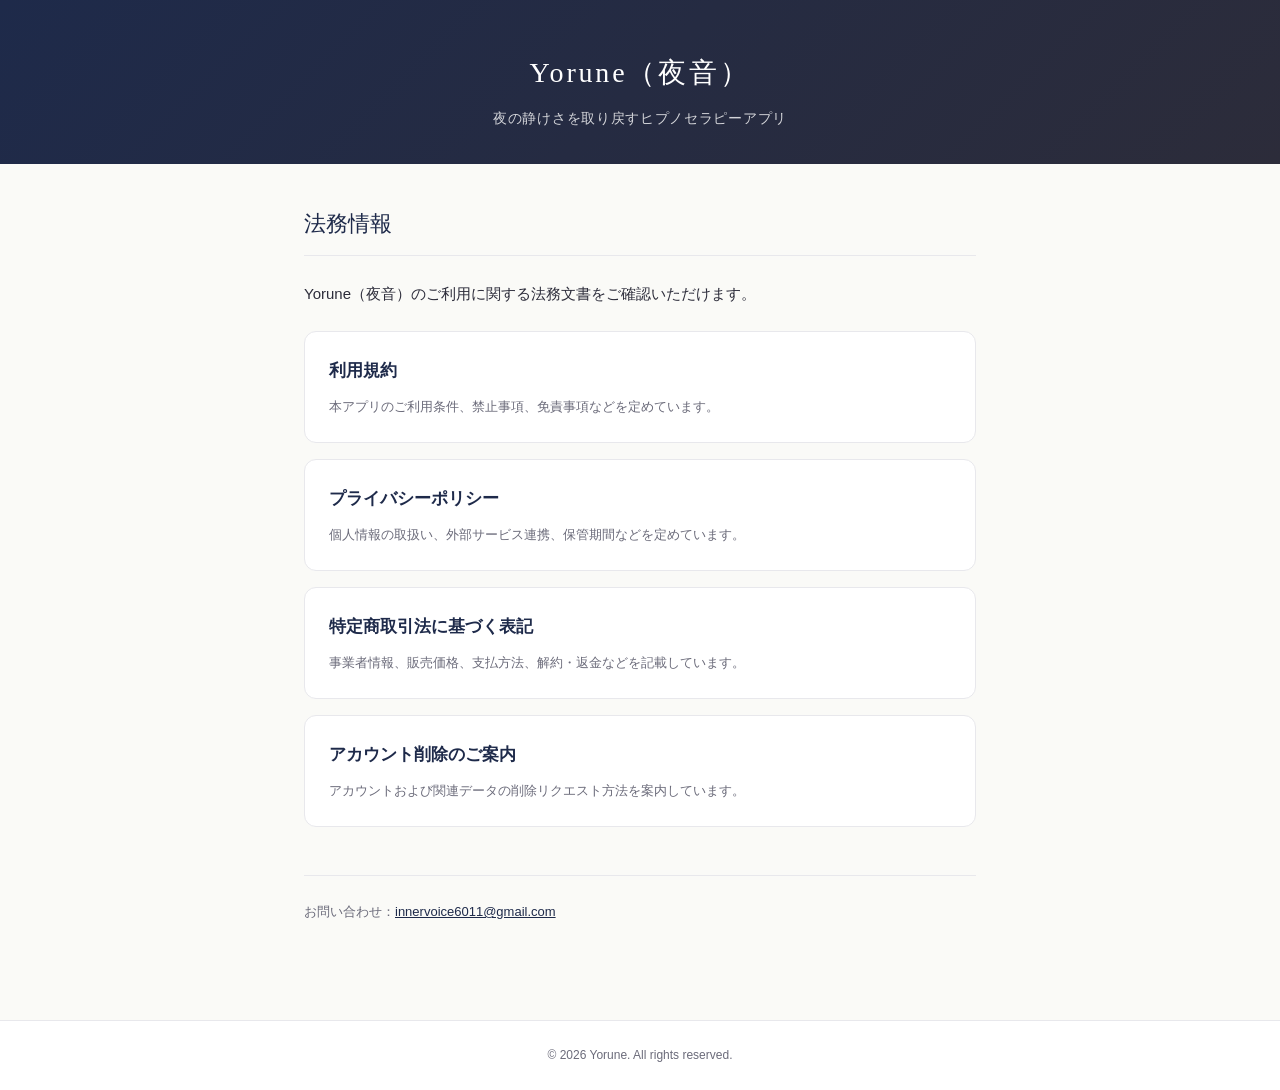
<file: index.html>
<!DOCTYPE html>
<html lang="ja">
<head>
<meta charset="UTF-8">
<meta name="viewport" content="width=device-width, initial-scale=1.0">
<title>Yorune（夜音）法務情報</title>
<meta name="description" content="Yorune（夜音）アプリの利用規約、プライバシーポリシー、特定商取引法に基づく表記。">
<link rel="stylesheet" href="styles.css">
</head>
<body>
<header>
  <h1>Yorune（夜音）</h1>
  <p class="tagline">夜の静けさを取り戻すヒプノセラピーアプリ</p>
</header>
<main>
  <h2>法務情報</h2>
  <p>Yorune（夜音）のご利用に関する法務文書をご確認いただけます。</p>
  <nav class="doc-list" aria-label="法務文書一覧">
    <a href="terms.html" class="doc-card">
      <h3>利用規約</h3>
      <p>本アプリのご利用条件、禁止事項、免責事項などを定めています。</p>
    </a>
    <a href="privacy.html" class="doc-card">
      <h3>プライバシーポリシー</h3>
      <p>個人情報の取扱い、外部サービス連携、保管期間などを定めています。</p>
    </a>
    <a href="commerce.html" class="doc-card">
      <h3>特定商取引法に基づく表記</h3>
      <p>事業者情報、販売価格、支払方法、解約・返金などを記載しています。</p>
    </a>
    <a href="account-deletion.html" class="doc-card">
      <h3>アカウント削除のご案内</h3>
      <p>アカウントおよび関連データの削除リクエスト方法を案内しています。</p>
    </a>
  </nav>
  <p class="meta">お問い合わせ：<a href="mailto:innervoice6011@gmail.com">innervoice6011@gmail.com</a></p>
</main>
<footer>
  <p>&copy; 2026 Yorune. All rights reserved.</p>
</footer>
</body>
</html>
</file>
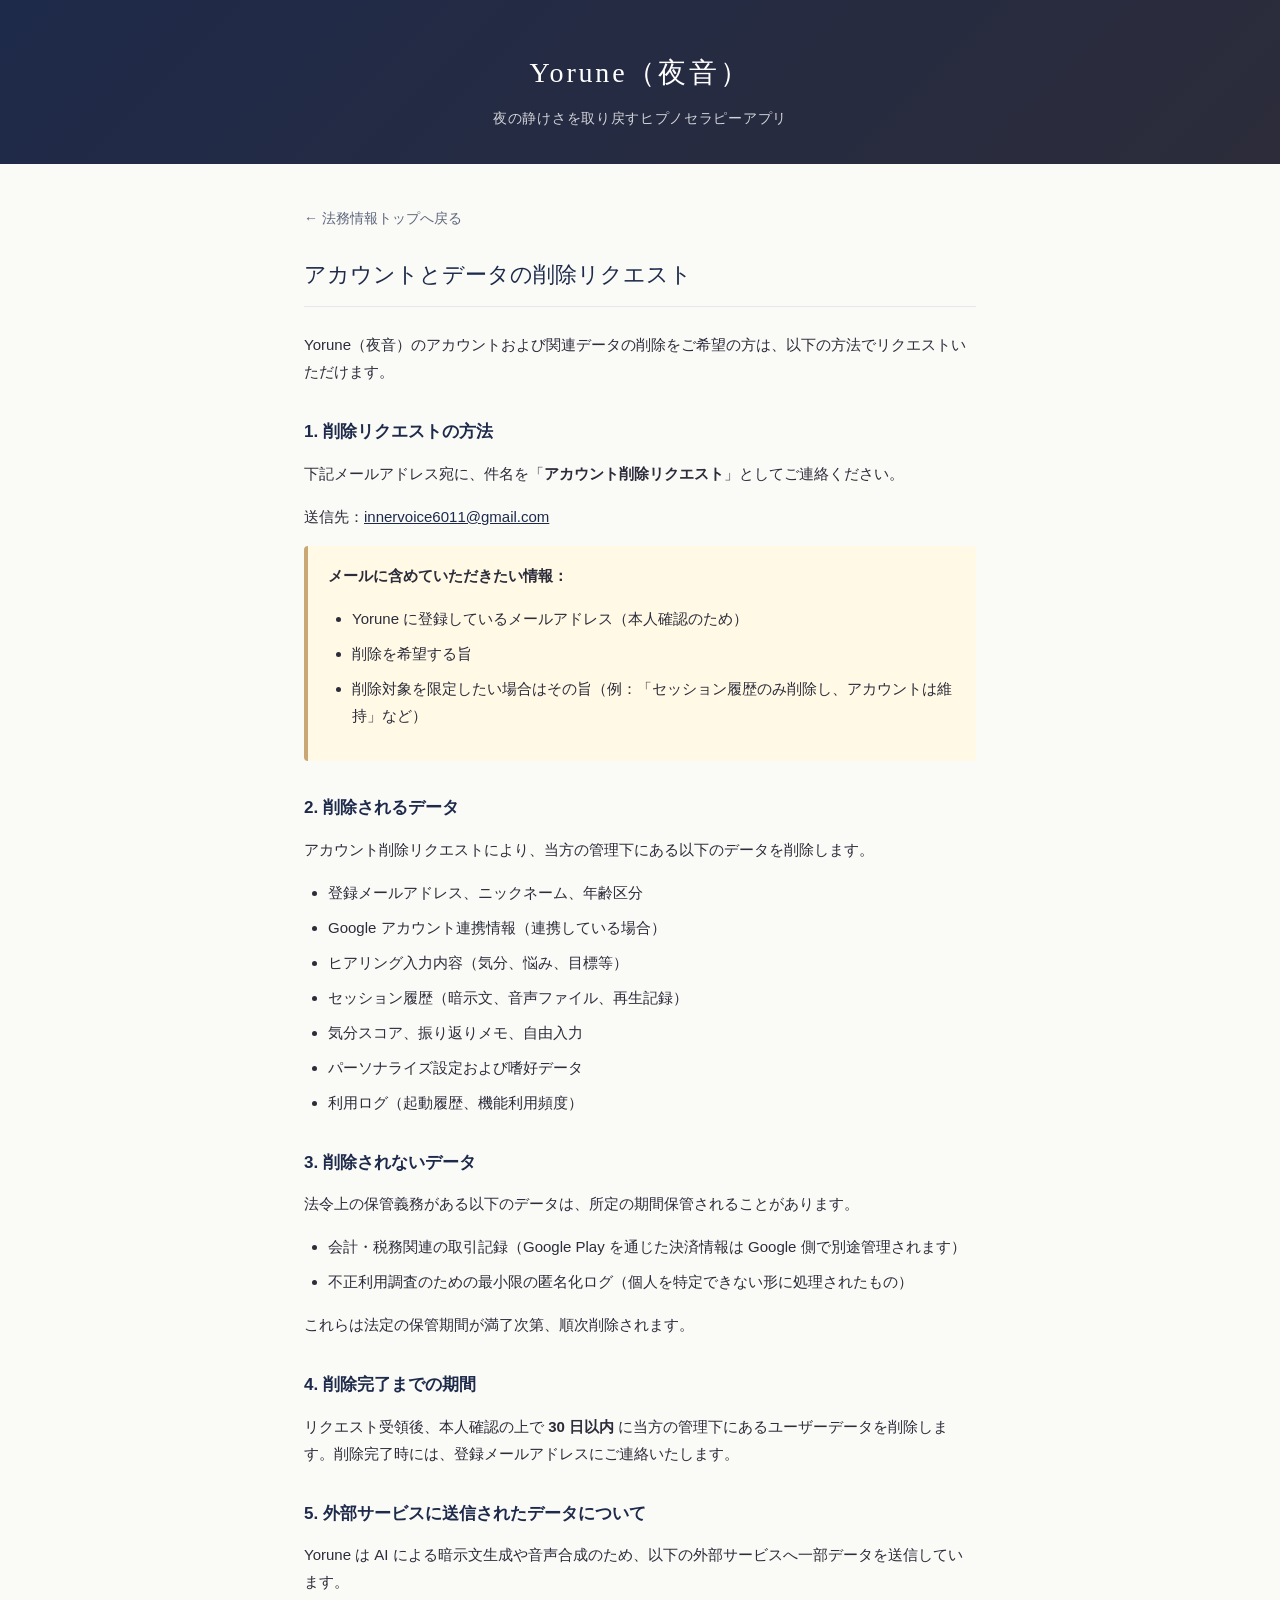
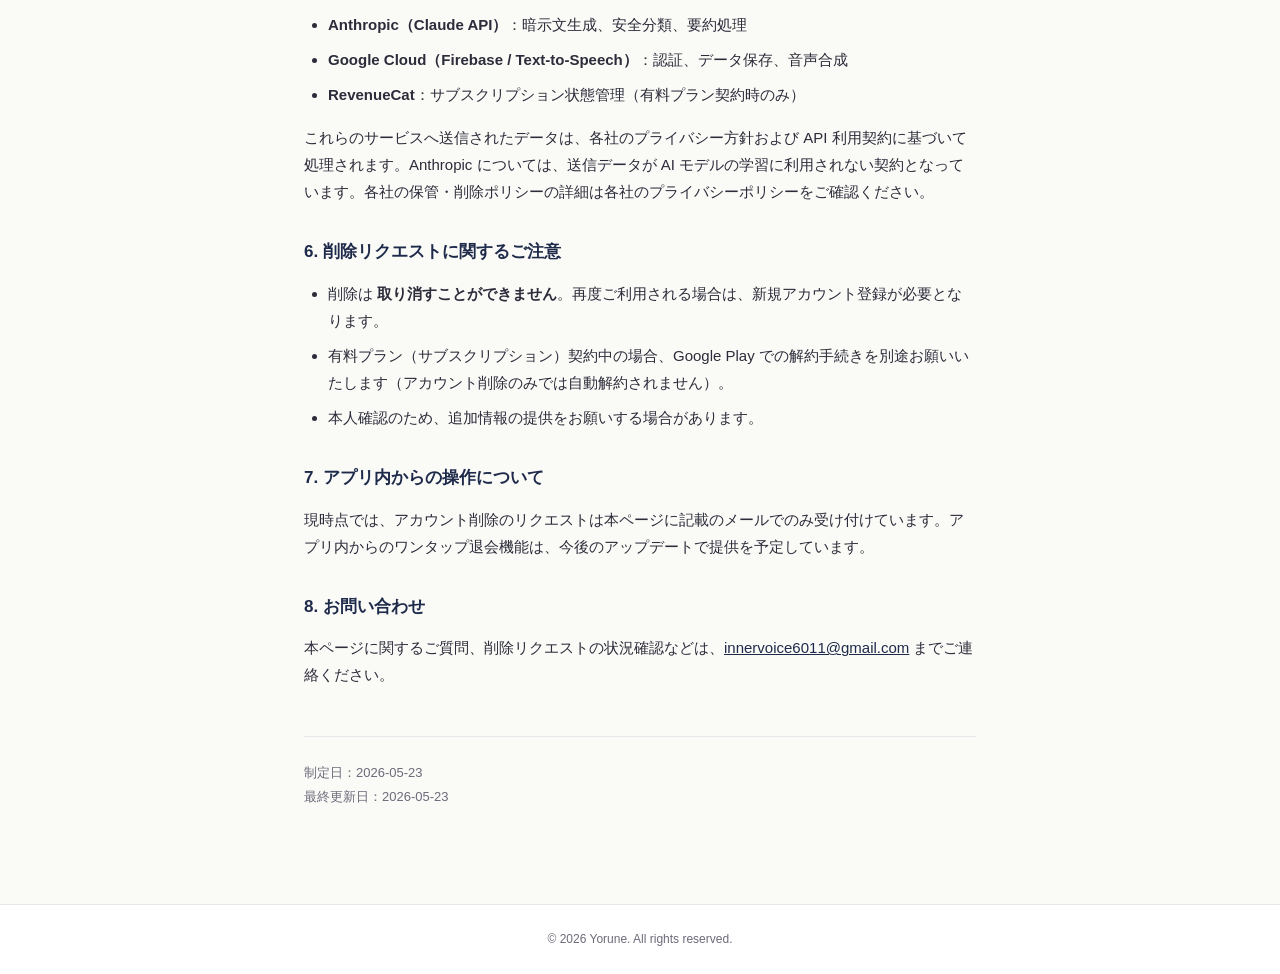
<file: account-deletion.html>
<!DOCTYPE html>
<html lang="ja">
<head>
<meta charset="UTF-8">
<meta name="viewport" content="width=device-width, initial-scale=1.0">
<title>アカウント削除のご案内 | Yorune（夜音）</title>
<link rel="stylesheet" href="styles.css">
</head>
<body>
<header>
  <h1>Yorune（夜音）</h1>
  <p class="tagline">夜の静けさを取り戻すヒプノセラピーアプリ</p>
</header>
<main>
  <a href="./" class="back-link">← 法務情報トップへ戻る</a>
  <h2>アカウントとデータの削除リクエスト</h2>

  <p>Yorune（夜音）のアカウントおよび関連データの削除をご希望の方は、以下の方法でリクエストいただけます。</p>

  <h3>1. 削除リクエストの方法</h3>
  <p>下記メールアドレス宛に、件名を「<strong>アカウント削除リクエスト</strong>」としてご連絡ください。</p>
  <p>送信先：<a href="mailto:innervoice6011@gmail.com?subject=%E3%82%A2%E3%82%AB%E3%82%A6%E3%83%B3%E3%83%88%E5%89%8A%E9%99%A4%E3%83%AA%E3%82%AF%E3%82%A8%E3%82%B9%E3%83%88">innervoice6011@gmail.com</a></p>

  <div class="notice">
    <p><strong>メールに含めていただきたい情報：</strong></p>
    <ul>
      <li>Yorune に登録しているメールアドレス（本人確認のため）</li>
      <li>削除を希望する旨</li>
      <li>削除対象を限定したい場合はその旨（例：「セッション履歴のみ削除し、アカウントは維持」など）</li>
    </ul>
  </div>

  <h3>2. 削除されるデータ</h3>
  <p>アカウント削除リクエストにより、当方の管理下にある以下のデータを削除します。</p>
  <ul>
    <li>登録メールアドレス、ニックネーム、年齢区分</li>
    <li>Google アカウント連携情報（連携している場合）</li>
    <li>ヒアリング入力内容（気分、悩み、目標等）</li>
    <li>セッション履歴（暗示文、音声ファイル、再生記録）</li>
    <li>気分スコア、振り返りメモ、自由入力</li>
    <li>パーソナライズ設定および嗜好データ</li>
    <li>利用ログ（起動履歴、機能利用頻度）</li>
  </ul>

  <h3>3. 削除されないデータ</h3>
  <p>法令上の保管義務がある以下のデータは、所定の期間保管されることがあります。</p>
  <ul>
    <li>会計・税務関連の取引記録（Google Play を通じた決済情報は Google 側で別途管理されます）</li>
    <li>不正利用調査のための最小限の匿名化ログ（個人を特定できない形に処理されたもの）</li>
  </ul>
  <p>これらは法定の保管期間が満了次第、順次削除されます。</p>

  <h3>4. 削除完了までの期間</h3>
  <p>リクエスト受領後、本人確認の上で <strong>30 日以内</strong> に当方の管理下にあるユーザーデータを削除します。削除完了時には、登録メールアドレスにご連絡いたします。</p>

  <h3>5. 外部サービスに送信されたデータについて</h3>
  <p>Yorune は AI による暗示文生成や音声合成のため、以下の外部サービスへ一部データを送信しています。</p>
  <ul>
    <li><strong>Anthropic（Claude API）</strong>：暗示文生成、安全分類、要約処理</li>
    <li><strong>Google Cloud（Firebase / Text-to-Speech）</strong>：認証、データ保存、音声合成</li>
    <li><strong>RevenueCat</strong>：サブスクリプション状態管理（有料プラン契約時のみ）</li>
  </ul>
  <p>これらのサービスへ送信されたデータは、各社のプライバシー方針および API 利用契約に基づいて処理されます。Anthropic については、送信データが AI モデルの学習に利用されない契約となっています。各社の保管・削除ポリシーの詳細は各社のプライバシーポリシーをご確認ください。</p>

  <h3>6. 削除リクエストに関するご注意</h3>
  <ul>
    <li>削除は <strong>取り消すことができません</strong>。再度ご利用される場合は、新規アカウント登録が必要となります。</li>
    <li>有料プラン（サブスクリプション）契約中の場合、Google Play での解約手続きを別途お願いいたします（アカウント削除のみでは自動解約されません）。</li>
    <li>本人確認のため、追加情報の提供をお願いする場合があります。</li>
  </ul>

  <h3>7. アプリ内からの操作について</h3>
  <p>現時点では、アカウント削除のリクエストは本ページに記載のメールでのみ受け付けています。アプリ内からのワンタップ退会機能は、今後のアップデートで提供を予定しています。</p>

  <h3>8. お問い合わせ</h3>
  <p>本ページに関するご質問、削除リクエストの状況確認などは、<a href="mailto:innervoice6011@gmail.com">innervoice6011@gmail.com</a> までご連絡ください。</p>

  <p class="meta">制定日：2026-05-23<br>最終更新日：2026-05-23</p>
</main>
<footer>
  <p>&copy; 2026 Yorune. All rights reserved.</p>
</footer>
</body>
</html>
</file>
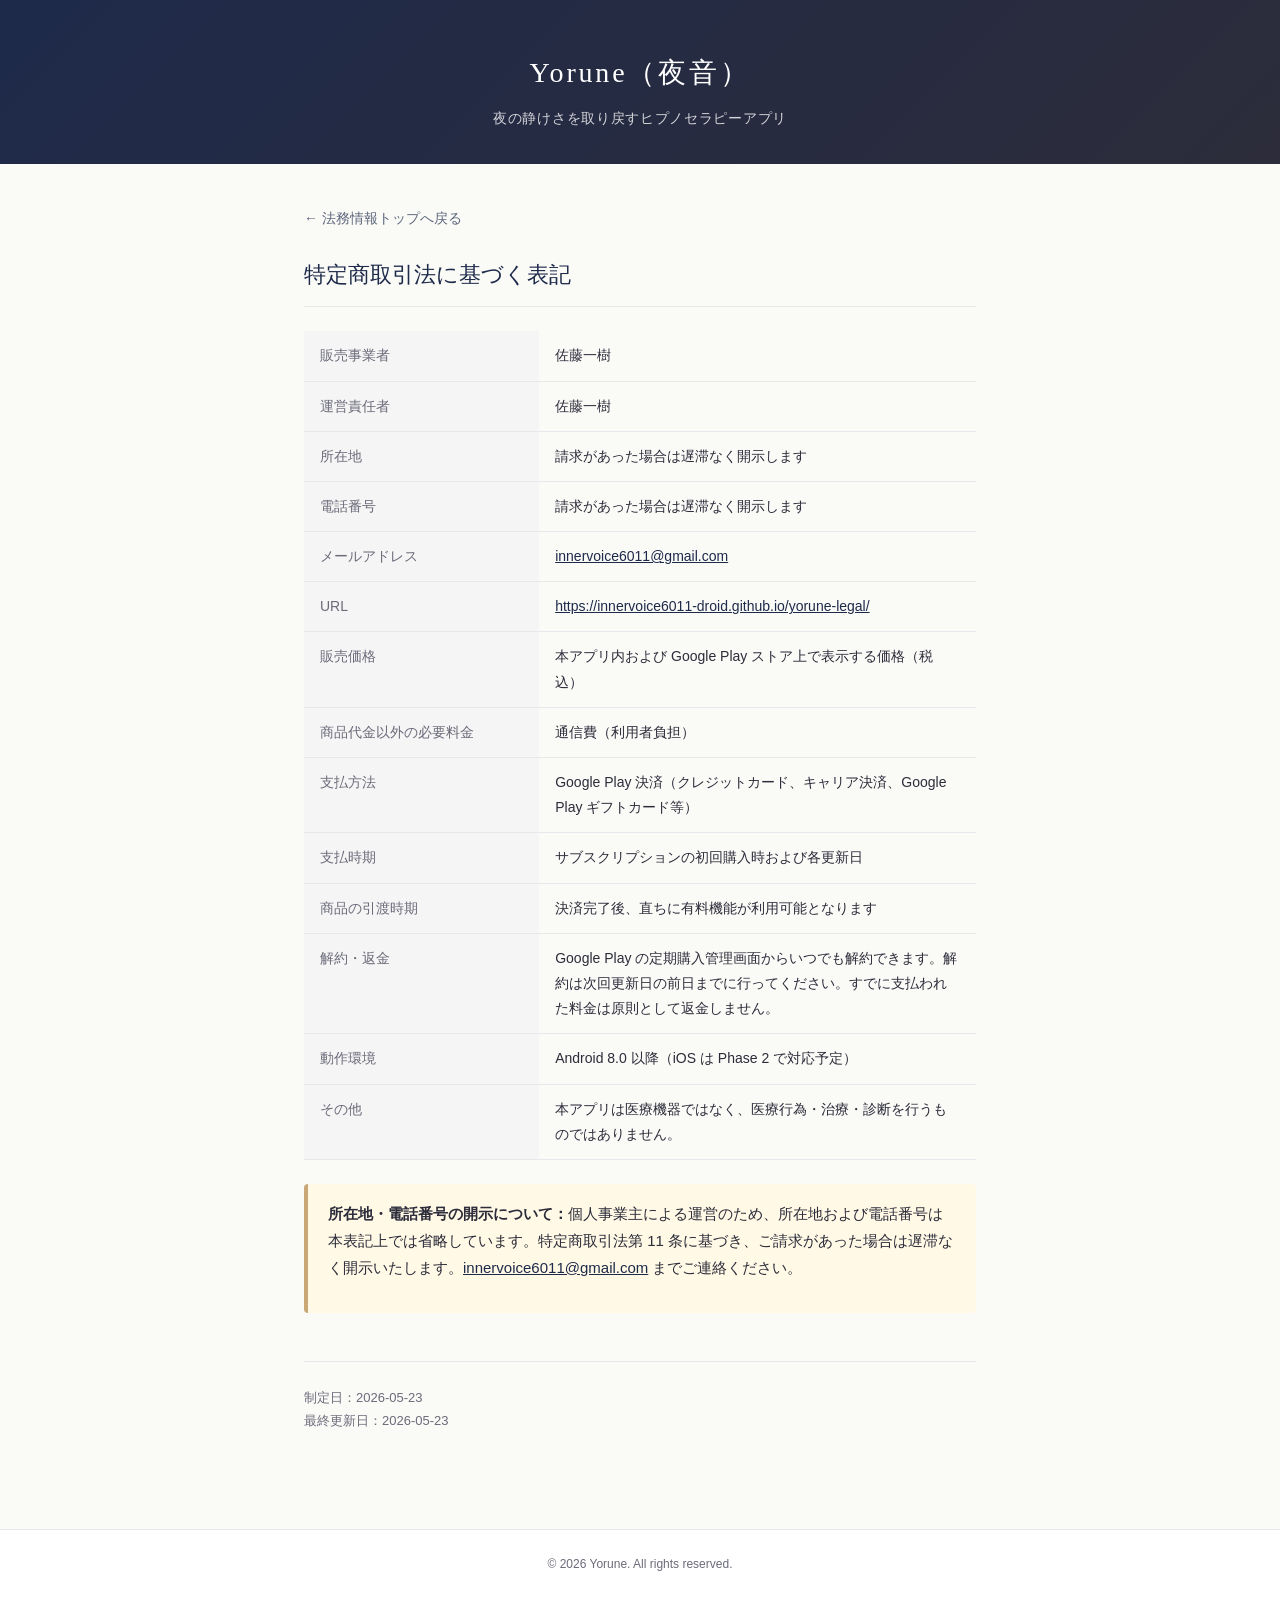
<file: commerce.html>
<!DOCTYPE html>
<html lang="ja">
<head>
<meta charset="UTF-8">
<meta name="viewport" content="width=device-width, initial-scale=1.0">
<title>特定商取引法に基づく表記 | Yorune（夜音）</title>
<link rel="stylesheet" href="styles.css">
</head>
<body>
<header>
  <h1>Yorune（夜音）</h1>
  <p class="tagline">夜の静けさを取り戻すヒプノセラピーアプリ</p>
</header>
<main>
  <a href="./" class="back-link">← 法務情報トップへ戻る</a>
  <h2>特定商取引法に基づく表記</h2>

  <table class="commerce-table">
    <tbody>
      <tr>
        <th>販売事業者</th>
        <td>佐藤一樹</td>
      </tr>
      <tr>
        <th>運営責任者</th>
        <td>佐藤一樹</td>
      </tr>
      <tr>
        <th>所在地</th>
        <td>請求があった場合は遅滞なく開示します</td>
      </tr>
      <tr>
        <th>電話番号</th>
        <td>請求があった場合は遅滞なく開示します</td>
      </tr>
      <tr>
        <th>メールアドレス</th>
        <td><a href="mailto:innervoice6011@gmail.com">innervoice6011@gmail.com</a></td>
      </tr>
      <tr>
        <th>URL</th>
        <td><a href="https://innervoice6011-droid.github.io/yorune-legal/">https://innervoice6011-droid.github.io/yorune-legal/</a></td>
      </tr>
      <tr>
        <th>販売価格</th>
        <td>本アプリ内および Google Play ストア上で表示する価格（税込）</td>
      </tr>
      <tr>
        <th>商品代金以外の必要料金</th>
        <td>通信費（利用者負担）</td>
      </tr>
      <tr>
        <th>支払方法</th>
        <td>Google Play 決済（クレジットカード、キャリア決済、Google Play ギフトカード等）</td>
      </tr>
      <tr>
        <th>支払時期</th>
        <td>サブスクリプションの初回購入時および各更新日</td>
      </tr>
      <tr>
        <th>商品の引渡時期</th>
        <td>決済完了後、直ちに有料機能が利用可能となります</td>
      </tr>
      <tr>
        <th>解約・返金</th>
        <td>Google Play の定期購入管理画面からいつでも解約できます。解約は次回更新日の前日までに行ってください。すでに支払われた料金は原則として返金しません。</td>
      </tr>
      <tr>
        <th>動作環境</th>
        <td>Android 8.0 以降（iOS は Phase 2 で対応予定）</td>
      </tr>
      <tr>
        <th>その他</th>
        <td>本アプリは医療機器ではなく、医療行為・治療・診断を行うものではありません。</td>
      </tr>
    </tbody>
  </table>

  <div class="notice">
    <p><strong>所在地・電話番号の開示について：</strong>個人事業主による運営のため、所在地および電話番号は本表記上では省略しています。特定商取引法第 11 条に基づき、ご請求があった場合は遅滞なく開示いたします。<a href="mailto:innervoice6011@gmail.com">innervoice6011@gmail.com</a> までご連絡ください。</p>
  </div>

  <p class="meta">制定日：2026-05-23<br>最終更新日：2026-05-23</p>
</main>
<footer>
  <p>&copy; 2026 Yorune. All rights reserved.</p>
</footer>
</body>
</html>
</file>
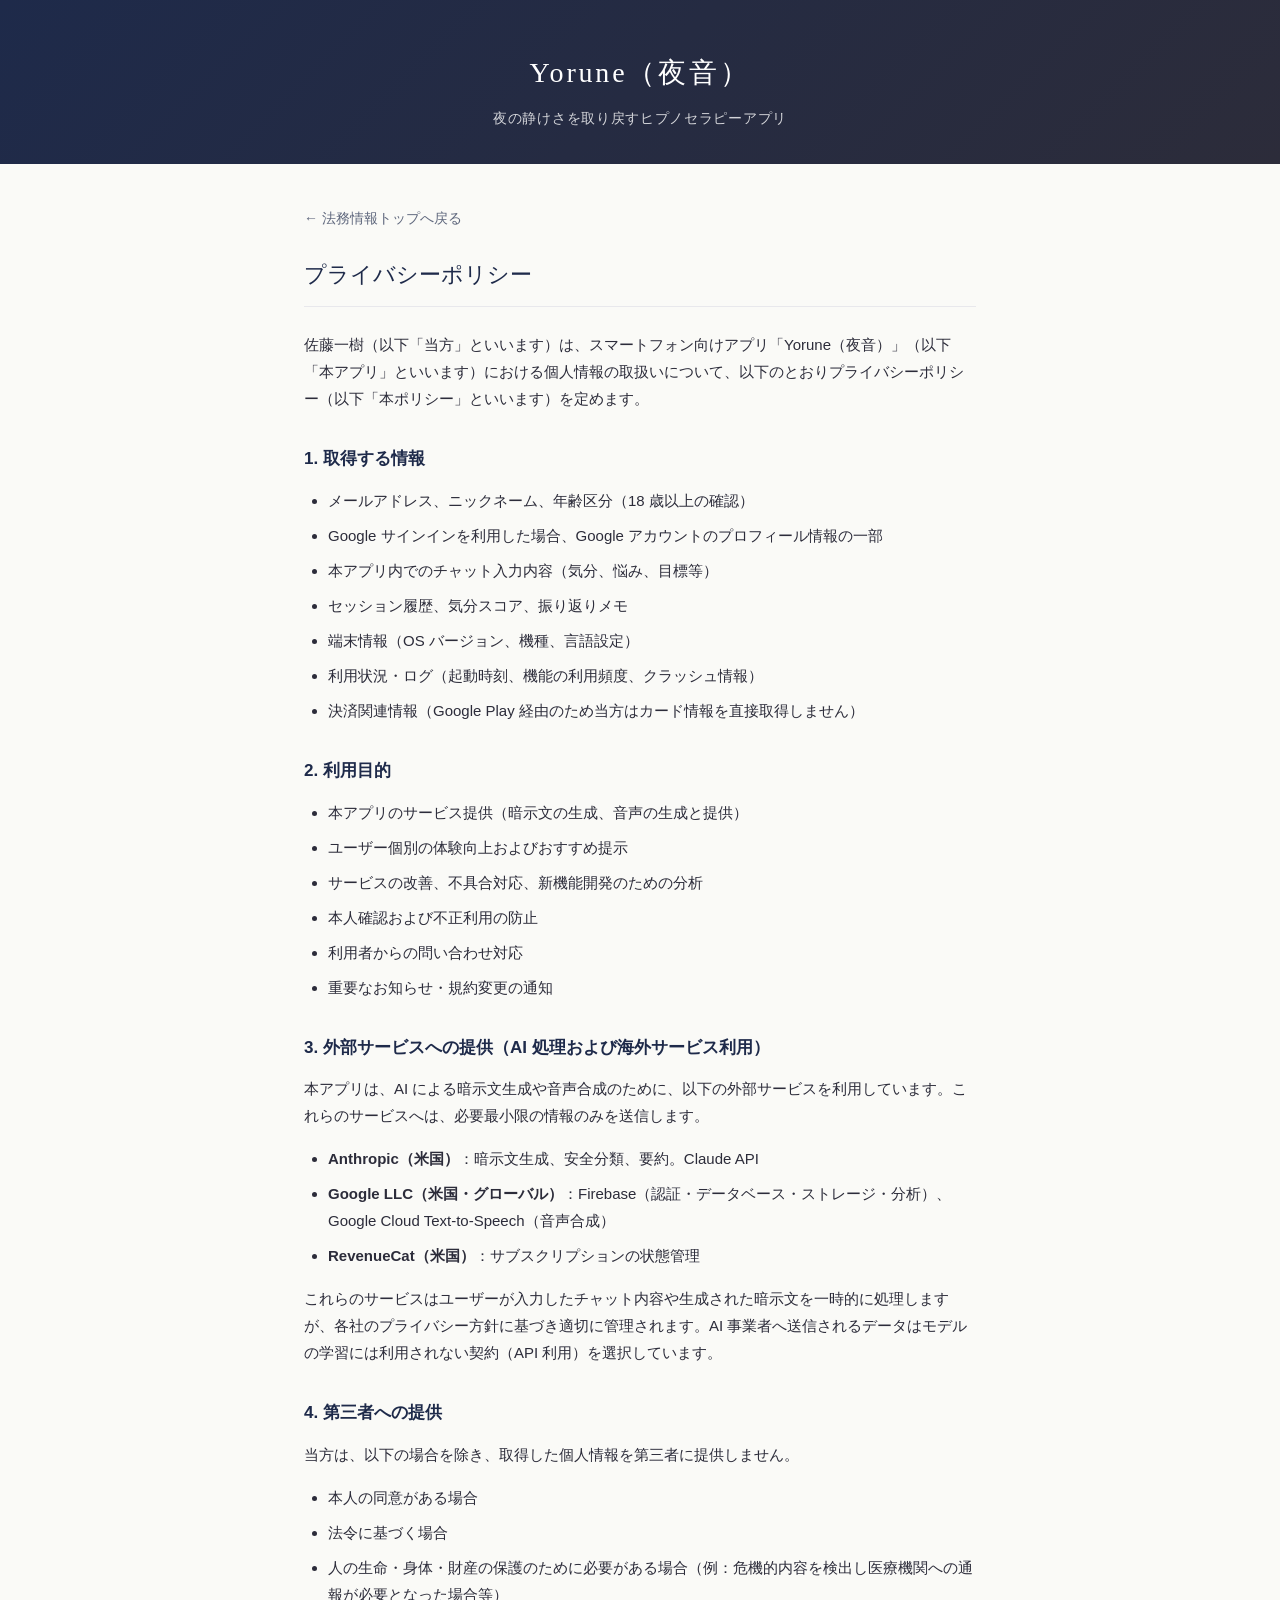
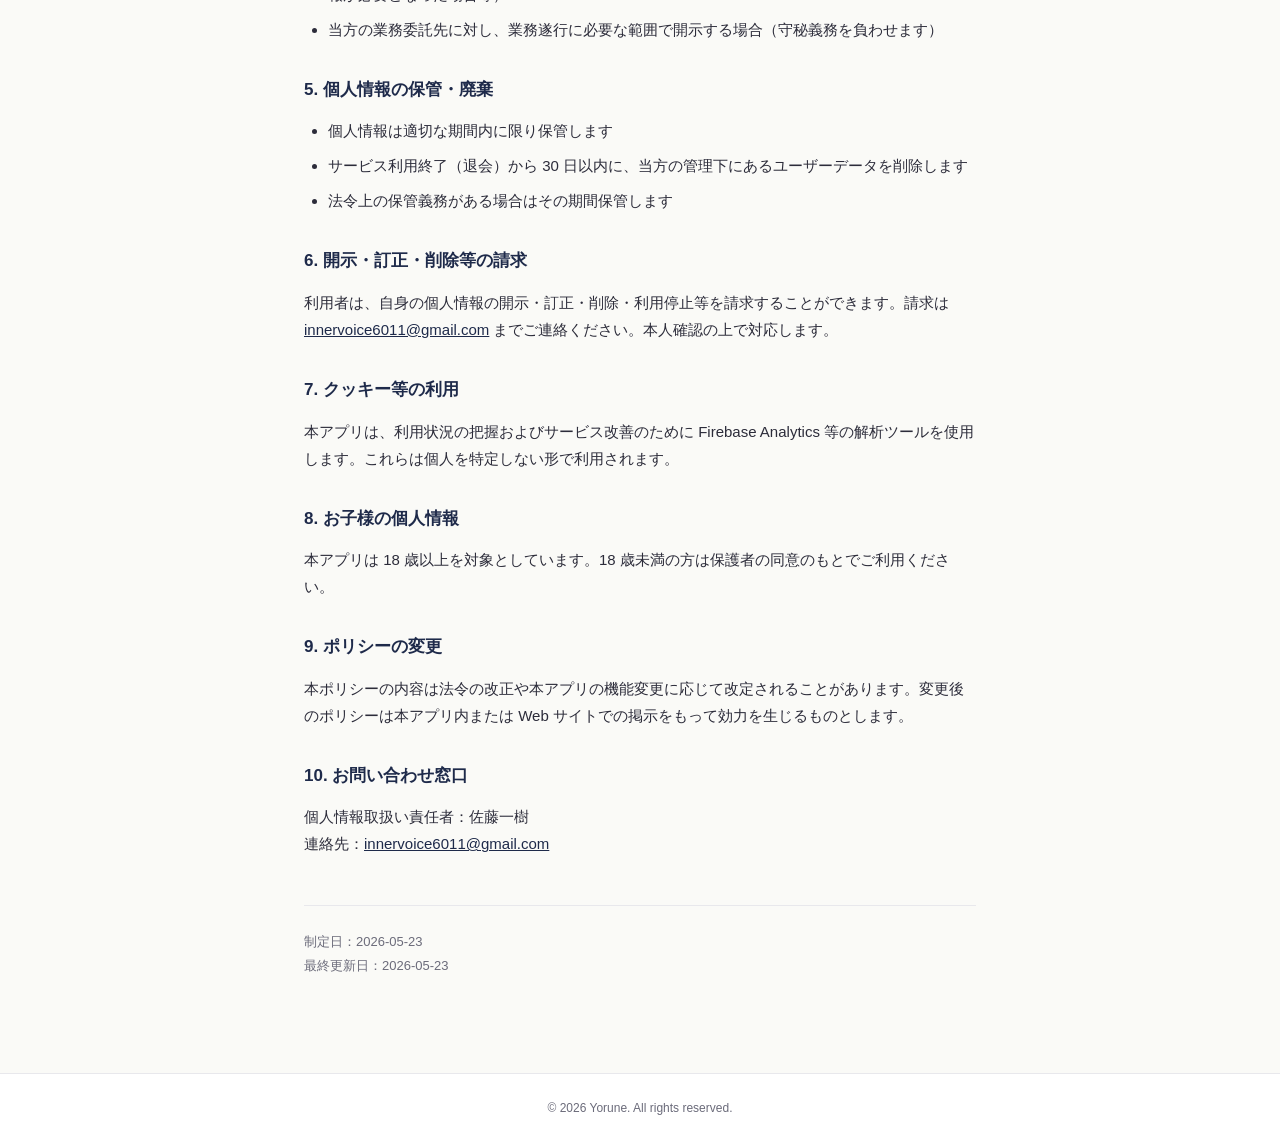
<file: privacy.html>
<!DOCTYPE html>
<html lang="ja">
<head>
<meta charset="UTF-8">
<meta name="viewport" content="width=device-width, initial-scale=1.0">
<title>プライバシーポリシー | Yorune（夜音）</title>
<link rel="stylesheet" href="styles.css">
</head>
<body>
<header>
  <h1>Yorune（夜音）</h1>
  <p class="tagline">夜の静けさを取り戻すヒプノセラピーアプリ</p>
</header>
<main>
  <a href="./" class="back-link">← 法務情報トップへ戻る</a>
  <h2>プライバシーポリシー</h2>

  <p>佐藤一樹（以下「当方」といいます）は、スマートフォン向けアプリ「Yorune（夜音）」（以下「本アプリ」といいます）における個人情報の取扱いについて、以下のとおりプライバシーポリシー（以下「本ポリシー」といいます）を定めます。</p>

  <h3>1. 取得する情報</h3>
  <ul>
    <li>メールアドレス、ニックネーム、年齢区分（18 歳以上の確認）</li>
    <li>Google サインインを利用した場合、Google アカウントのプロフィール情報の一部</li>
    <li>本アプリ内でのチャット入力内容（気分、悩み、目標等）</li>
    <li>セッション履歴、気分スコア、振り返りメモ</li>
    <li>端末情報（OS バージョン、機種、言語設定）</li>
    <li>利用状況・ログ（起動時刻、機能の利用頻度、クラッシュ情報）</li>
    <li>決済関連情報（Google Play 経由のため当方はカード情報を直接取得しません）</li>
  </ul>

  <h3>2. 利用目的</h3>
  <ul>
    <li>本アプリのサービス提供（暗示文の生成、音声の生成と提供）</li>
    <li>ユーザー個別の体験向上およびおすすめ提示</li>
    <li>サービスの改善、不具合対応、新機能開発のための分析</li>
    <li>本人確認および不正利用の防止</li>
    <li>利用者からの問い合わせ対応</li>
    <li>重要なお知らせ・規約変更の通知</li>
  </ul>

  <h3>3. 外部サービスへの提供（AI 処理および海外サービス利用）</h3>
  <p>本アプリは、AI による暗示文生成や音声合成のために、以下の外部サービスを利用しています。これらのサービスへは、必要最小限の情報のみを送信します。</p>
  <ul>
    <li><strong>Anthropic（米国）</strong>：暗示文生成、安全分類、要約。Claude API</li>
    <li><strong>Google LLC（米国・グローバル）</strong>：Firebase（認証・データベース・ストレージ・分析）、Google Cloud Text-to-Speech（音声合成）</li>
    <li><strong>RevenueCat（米国）</strong>：サブスクリプションの状態管理</li>
  </ul>
  <p>これらのサービスはユーザーが入力したチャット内容や生成された暗示文を一時的に処理しますが、各社のプライバシー方針に基づき適切に管理されます。AI 事業者へ送信されるデータはモデルの学習には利用されない契約（API 利用）を選択しています。</p>

  <h3>4. 第三者への提供</h3>
  <p>当方は、以下の場合を除き、取得した個人情報を第三者に提供しません。</p>
  <ul>
    <li>本人の同意がある場合</li>
    <li>法令に基づく場合</li>
    <li>人の生命・身体・財産の保護のために必要がある場合（例：危機的内容を検出し医療機関への通報が必要となった場合等）</li>
    <li>当方の業務委託先に対し、業務遂行に必要な範囲で開示する場合（守秘義務を負わせます）</li>
  </ul>

  <h3>5. 個人情報の保管・廃棄</h3>
  <ul>
    <li>個人情報は適切な期間内に限り保管します</li>
    <li>サービス利用終了（退会）から 30 日以内に、当方の管理下にあるユーザーデータを削除します</li>
    <li>法令上の保管義務がある場合はその期間保管します</li>
  </ul>

  <h3>6. 開示・訂正・削除等の請求</h3>
  <p>利用者は、自身の個人情報の開示・訂正・削除・利用停止等を請求することができます。請求は <a href="mailto:innervoice6011@gmail.com">innervoice6011@gmail.com</a> までご連絡ください。本人確認の上で対応します。</p>

  <h3>7. クッキー等の利用</h3>
  <p>本アプリは、利用状況の把握およびサービス改善のために Firebase Analytics 等の解析ツールを使用します。これらは個人を特定しない形で利用されます。</p>

  <h3>8. お子様の個人情報</h3>
  <p>本アプリは 18 歳以上を対象としています。18 歳未満の方は保護者の同意のもとでご利用ください。</p>

  <h3>9. ポリシーの変更</h3>
  <p>本ポリシーの内容は法令の改正や本アプリの機能変更に応じて改定されることがあります。変更後のポリシーは本アプリ内または Web サイトでの掲示をもって効力を生じるものとします。</p>

  <h3>10. お問い合わせ窓口</h3>
  <p>個人情報取扱い責任者：佐藤一樹<br>
  連絡先：<a href="mailto:innervoice6011@gmail.com">innervoice6011@gmail.com</a></p>

  <p class="meta">制定日：2026-05-23<br>最終更新日：2026-05-23</p>
</main>
<footer>
  <p>&copy; 2026 Yorune. All rights reserved.</p>
</footer>
</body>
</html>
</file>
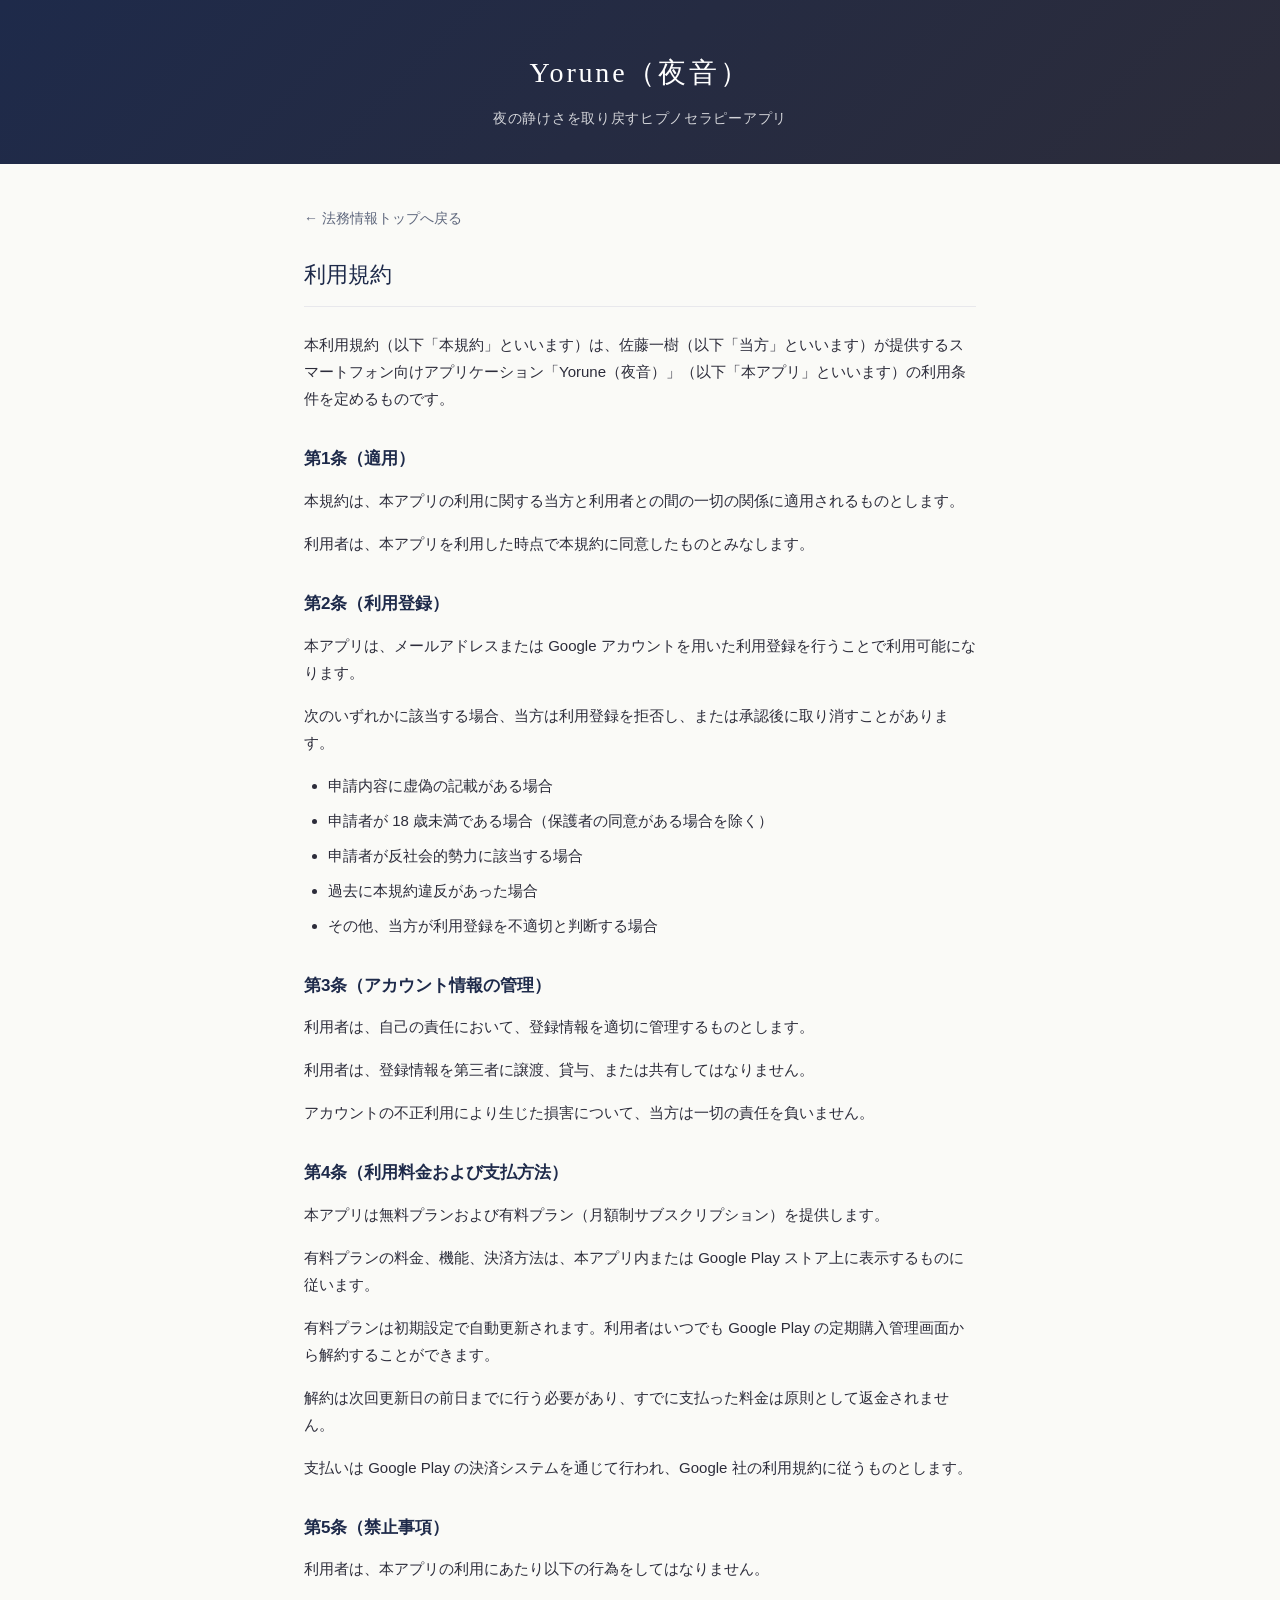
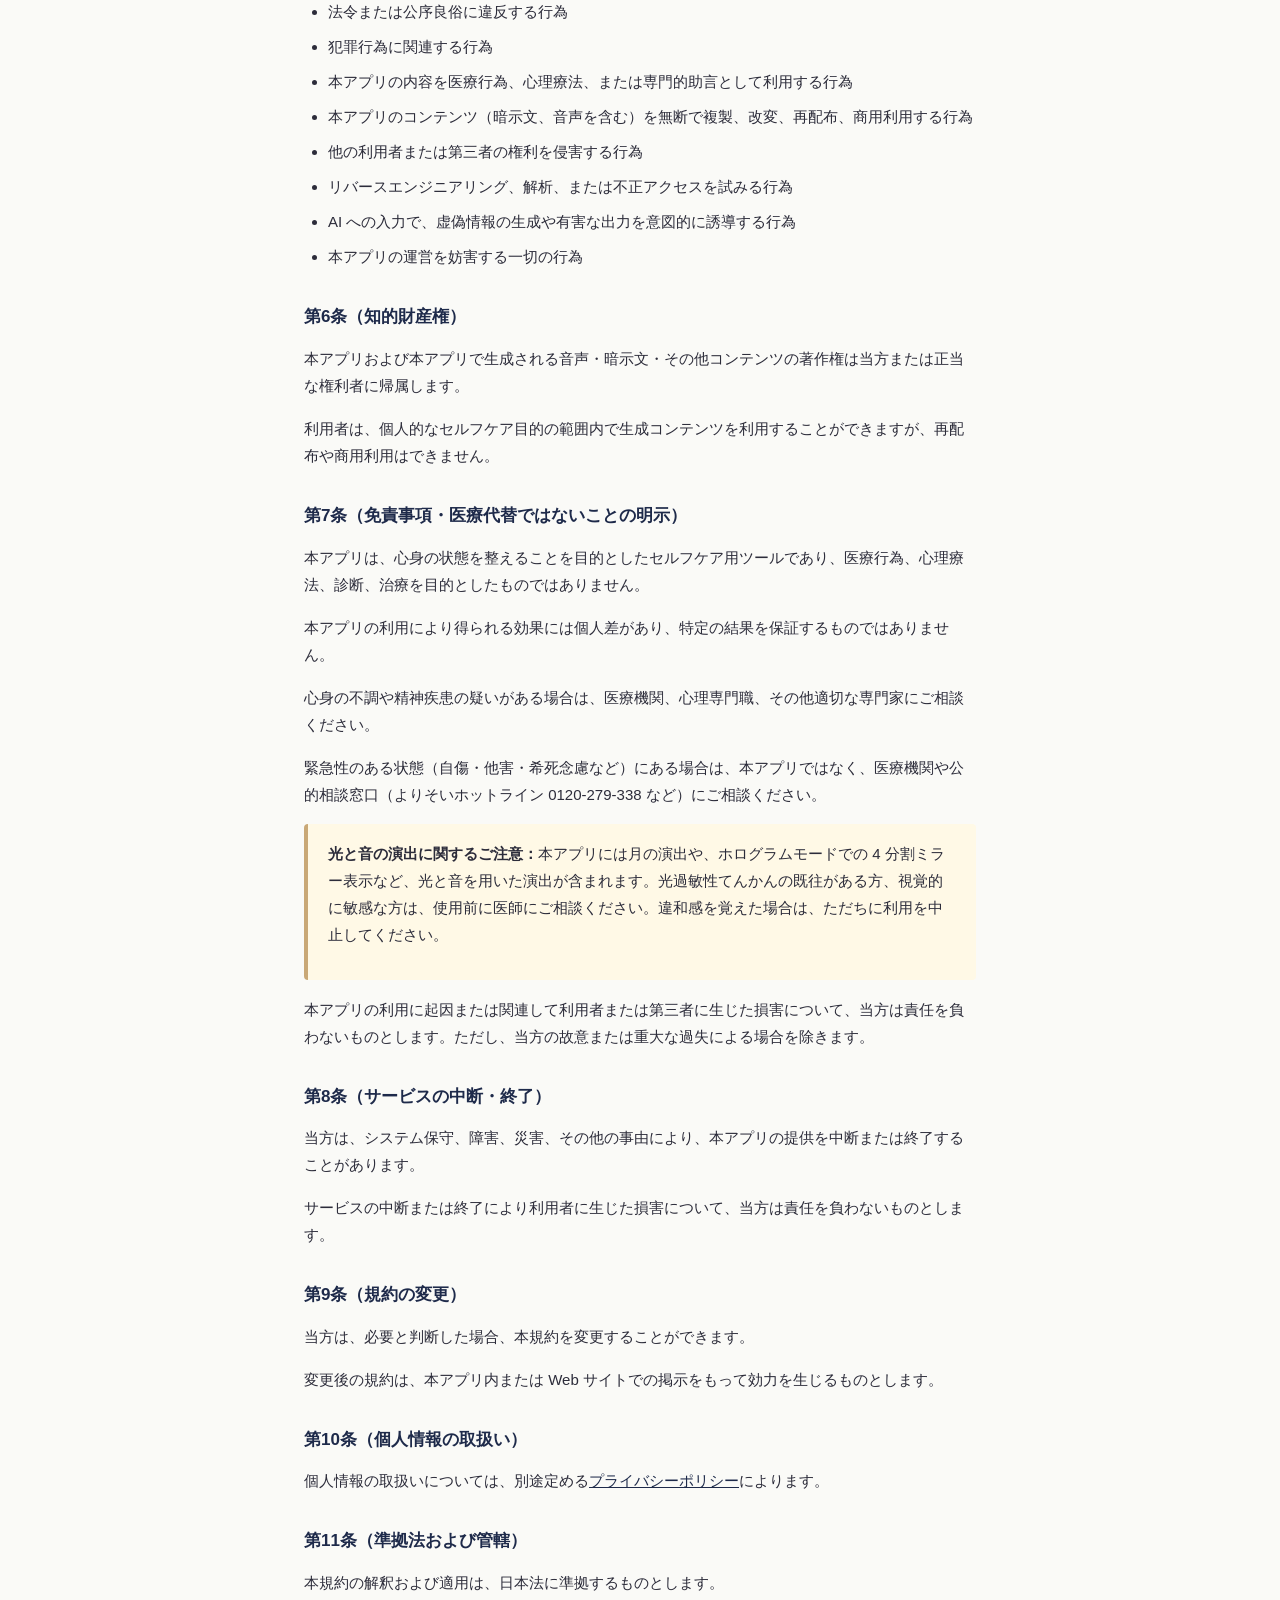
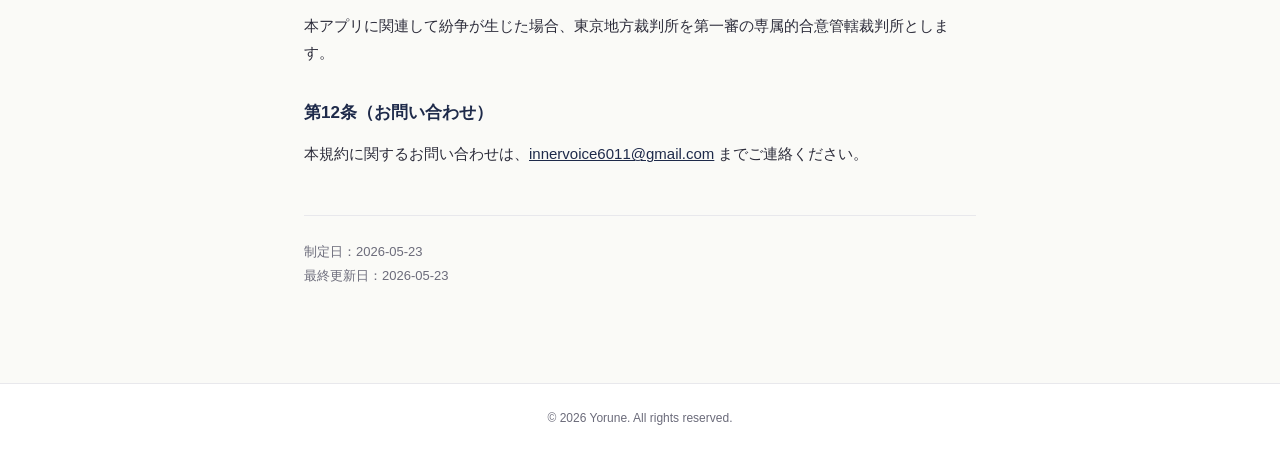
<file: terms.html>
<!DOCTYPE html>
<html lang="ja">
<head>
<meta charset="UTF-8">
<meta name="viewport" content="width=device-width, initial-scale=1.0">
<title>利用規約 | Yorune（夜音）</title>
<link rel="stylesheet" href="styles.css">
</head>
<body>
<header>
  <h1>Yorune（夜音）</h1>
  <p class="tagline">夜の静けさを取り戻すヒプノセラピーアプリ</p>
</header>
<main>
  <a href="./" class="back-link">← 法務情報トップへ戻る</a>
  <h2>利用規約</h2>

  <p>本利用規約（以下「本規約」といいます）は、佐藤一樹（以下「当方」といいます）が提供するスマートフォン向けアプリケーション「Yorune（夜音）」（以下「本アプリ」といいます）の利用条件を定めるものです。</p>

  <h3>第1条（適用）</h3>
  <p>本規約は、本アプリの利用に関する当方と利用者との間の一切の関係に適用されるものとします。</p>
  <p>利用者は、本アプリを利用した時点で本規約に同意したものとみなします。</p>

  <h3>第2条（利用登録）</h3>
  <p>本アプリは、メールアドレスまたは Google アカウントを用いた利用登録を行うことで利用可能になります。</p>
  <p>次のいずれかに該当する場合、当方は利用登録を拒否し、または承認後に取り消すことがあります。</p>
  <ul>
    <li>申請内容に虚偽の記載がある場合</li>
    <li>申請者が 18 歳未満である場合（保護者の同意がある場合を除く）</li>
    <li>申請者が反社会的勢力に該当する場合</li>
    <li>過去に本規約違反があった場合</li>
    <li>その他、当方が利用登録を不適切と判断する場合</li>
  </ul>

  <h3>第3条（アカウント情報の管理）</h3>
  <p>利用者は、自己の責任において、登録情報を適切に管理するものとします。</p>
  <p>利用者は、登録情報を第三者に譲渡、貸与、または共有してはなりません。</p>
  <p>アカウントの不正利用により生じた損害について、当方は一切の責任を負いません。</p>

  <h3>第4条（利用料金および支払方法）</h3>
  <p>本アプリは無料プランおよび有料プラン（月額制サブスクリプション）を提供します。</p>
  <p>有料プランの料金、機能、決済方法は、本アプリ内または Google Play ストア上に表示するものに従います。</p>
  <p>有料プランは初期設定で自動更新されます。利用者はいつでも Google Play の定期購入管理画面から解約することができます。</p>
  <p>解約は次回更新日の前日までに行う必要があり、すでに支払った料金は原則として返金されません。</p>
  <p>支払いは Google Play の決済システムを通じて行われ、Google 社の利用規約に従うものとします。</p>

  <h3>第5条（禁止事項）</h3>
  <p>利用者は、本アプリの利用にあたり以下の行為をしてはなりません。</p>
  <ul>
    <li>法令または公序良俗に違反する行為</li>
    <li>犯罪行為に関連する行為</li>
    <li>本アプリの内容を医療行為、心理療法、または専門的助言として利用する行為</li>
    <li>本アプリのコンテンツ（暗示文、音声を含む）を無断で複製、改変、再配布、商用利用する行為</li>
    <li>他の利用者または第三者の権利を侵害する行為</li>
    <li>リバースエンジニアリング、解析、または不正アクセスを試みる行為</li>
    <li>AI への入力で、虚偽情報の生成や有害な出力を意図的に誘導する行為</li>
    <li>本アプリの運営を妨害する一切の行為</li>
  </ul>

  <h3>第6条（知的財産権）</h3>
  <p>本アプリおよび本アプリで生成される音声・暗示文・その他コンテンツの著作権は当方または正当な権利者に帰属します。</p>
  <p>利用者は、個人的なセルフケア目的の範囲内で生成コンテンツを利用することができますが、再配布や商用利用はできません。</p>

  <h3>第7条（免責事項・医療代替ではないことの明示）</h3>
  <p>本アプリは、心身の状態を整えることを目的としたセルフケア用ツールであり、医療行為、心理療法、診断、治療を目的としたものではありません。</p>
  <p>本アプリの利用により得られる効果には個人差があり、特定の結果を保証するものではありません。</p>
  <p>心身の不調や精神疾患の疑いがある場合は、医療機関、心理専門職、その他適切な専門家にご相談ください。</p>
  <p>緊急性のある状態（自傷・他害・希死念慮など）にある場合は、本アプリではなく、医療機関や公的相談窓口（よりそいホットライン 0120-279-338 など）にご相談ください。</p>
  <div class="notice">
    <p><strong>光と音の演出に関するご注意：</strong>本アプリには月の演出や、ホログラムモードでの 4 分割ミラー表示など、光と音を用いた演出が含まれます。光過敏性てんかんの既往がある方、視覚的に敏感な方は、使用前に医師にご相談ください。違和感を覚えた場合は、ただちに利用を中止してください。</p>
  </div>
  <p>本アプリの利用に起因または関連して利用者または第三者に生じた損害について、当方は責任を負わないものとします。ただし、当方の故意または重大な過失による場合を除きます。</p>

  <h3>第8条（サービスの中断・終了）</h3>
  <p>当方は、システム保守、障害、災害、その他の事由により、本アプリの提供を中断または終了することがあります。</p>
  <p>サービスの中断または終了により利用者に生じた損害について、当方は責任を負わないものとします。</p>

  <h3>第9条（規約の変更）</h3>
  <p>当方は、必要と判断した場合、本規約を変更することができます。</p>
  <p>変更後の規約は、本アプリ内または Web サイトでの掲示をもって効力を生じるものとします。</p>

  <h3>第10条（個人情報の取扱い）</h3>
  <p>個人情報の取扱いについては、別途定める<a href="privacy.html">プライバシーポリシー</a>によります。</p>

  <h3>第11条（準拠法および管轄）</h3>
  <p>本規約の解釈および適用は、日本法に準拠するものとします。</p>
  <p>本アプリに関連して紛争が生じた場合、東京地方裁判所を第一審の専属的合意管轄裁判所とします。</p>

  <h3>第12条（お問い合わせ）</h3>
  <p>本規約に関するお問い合わせは、<a href="mailto:innervoice6011@gmail.com">innervoice6011@gmail.com</a> までご連絡ください。</p>

  <p class="meta">制定日：2026-05-23<br>最終更新日：2026-05-23</p>
</main>
<footer>
  <p>&copy; 2026 Yorune. All rights reserved.</p>
</footer>
</body>
</html>
</file>
<file: styles.css>
:root {
  --ink-charcoal: #2C2C3A;
  --twilight-navy: #1E2A4A;
  --gold-beige: #C9A876;
  --cloud-lavender: #D4D4E8;
  --bg: #FAFAF7;
  --text: #2C2C3A;
  --text-light: #6B6B7A;
  --border: #E8E8EC;
  --notice-bg: #FFF9E6;
}

* {
  margin: 0;
  padding: 0;
  box-sizing: border-box;
}

html {
  scroll-behavior: smooth;
}

body {
  font-family: -apple-system, BlinkMacSystemFont, "Segoe UI", "Hiragino Kaku Gothic ProN", "Yu Gothic", "Meiryo", sans-serif;
  background: var(--bg);
  color: var(--text);
  line-height: 1.8;
  -webkit-font-smoothing: antialiased;
  -moz-osx-font-smoothing: grayscale;
}

header {
  background: linear-gradient(135deg, var(--twilight-navy), var(--ink-charcoal));
  color: white;
  padding: 48px 24px 32px;
  text-align: center;
}

header h1 {
  font-size: 28px;
  font-weight: 400;
  letter-spacing: 0.1em;
  font-family: "Hiragino Mincho ProN", "Yu Mincho", serif;
}

header .tagline {
  margin-top: 8px;
  font-size: 14px;
  opacity: 0.8;
  letter-spacing: 0.05em;
}

main {
  max-width: 720px;
  margin: 0 auto;
  padding: 40px 24px 80px;
}

main h2 {
  font-size: 22px;
  font-weight: 500;
  margin-bottom: 24px;
  padding-bottom: 12px;
  border-bottom: 1px solid var(--border);
  color: var(--twilight-navy);
}

main h3 {
  font-size: 17px;
  font-weight: 600;
  margin-top: 32px;
  margin-bottom: 12px;
  color: var(--twilight-navy);
}

main p {
  font-size: 15px;
  margin-bottom: 16px;
  color: var(--text);
}

main ul, main ol {
  margin: 8px 0 16px 24px;
}

main li {
  font-size: 15px;
  margin-bottom: 8px;
}

main a {
  color: var(--twilight-navy);
  text-decoration: underline;
}

main a:hover {
  color: var(--gold-beige);
}

.doc-list {
  display: flex;
  flex-direction: column;
  gap: 16px;
  margin-top: 24px;
}

.doc-card {
  display: block;
  background: white;
  padding: 24px;
  border-radius: 12px;
  border: 1px solid var(--border);
  text-decoration: none;
  color: inherit;
  transition: border-color 0.2s, transform 0.2s, box-shadow 0.2s;
}

.doc-card:hover {
  border-color: var(--gold-beige);
  transform: translateY(-2px);
  box-shadow: 0 4px 16px rgba(28, 28, 50, 0.08);
  text-decoration: none;
}

.doc-card h3 {
  margin: 0 0 8px;
  color: var(--twilight-navy);
  font-size: 17px;
}

.doc-card p {
  font-size: 13px;
  color: var(--text-light);
  margin: 0;
}

.back-link {
  display: inline-block;
  margin-bottom: 24px;
  color: var(--twilight-navy);
  text-decoration: none;
  font-size: 14px;
  opacity: 0.7;
}

.back-link:hover {
  opacity: 1;
  text-decoration: underline;
}

.meta {
  margin-top: 48px;
  padding-top: 24px;
  border-top: 1px solid var(--border);
  font-size: 13px;
  color: var(--text-light);
}

.notice {
  background: var(--notice-bg);
  border-left: 4px solid var(--gold-beige);
  padding: 16px 20px;
  margin: 16px 0;
  font-size: 14px;
  border-radius: 4px;
}

.commerce-table {
  width: 100%;
  border-collapse: collapse;
  margin: 16px 0 24px;
}

.commerce-table th,
.commerce-table td {
  padding: 12px 16px;
  text-align: left;
  border-bottom: 1px solid var(--border);
  font-size: 14px;
  vertical-align: top;
}

.commerce-table th {
  width: 35%;
  color: var(--text-light);
  font-weight: 500;
  background: rgba(212, 212, 232, 0.15);
}

footer {
  text-align: center;
  padding: 24px;
  font-size: 12px;
  color: var(--text-light);
  border-top: 1px solid var(--border);
  background: white;
}

@media (max-width: 480px) {
  header {
    padding: 32px 16px 24px;
  }
  header h1 {
    font-size: 24px;
  }
  main {
    padding: 32px 16px 48px;
  }
  main h2 {
    font-size: 20px;
  }
  main h3 {
    font-size: 16px;
  }
  .doc-card {
    padding: 20px;
  }
  .commerce-table th,
  .commerce-table td {
    padding: 10px 12px;
    font-size: 13px;
  }
  .commerce-table th {
    width: 40%;
  }
}
</file>
